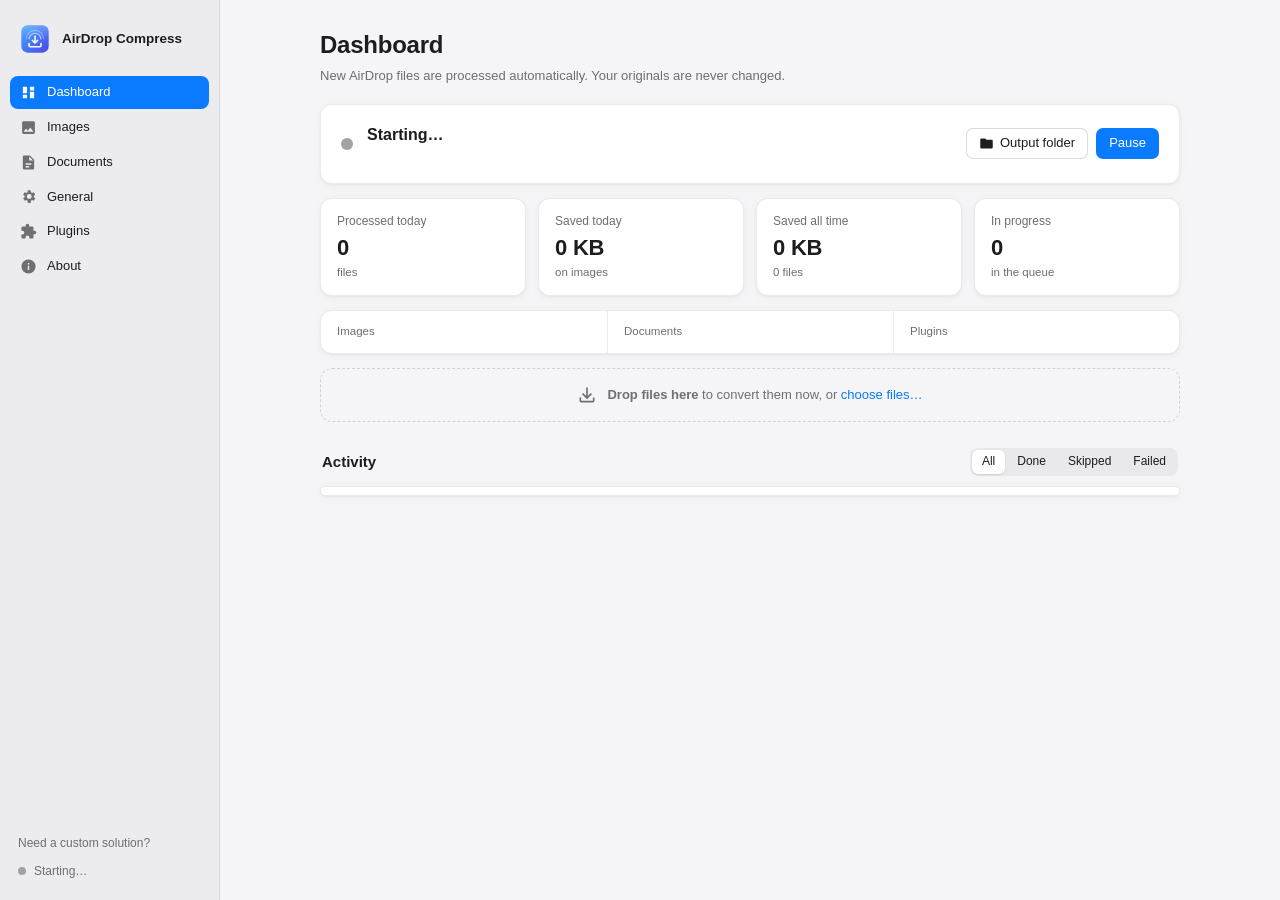
<file: airdrop_compress/ui/web/index.html>
<!doctype html>
<html lang="en">
<head>
<meta charset="utf-8">
<meta name="viewport" content="width=device-width, initial-scale=1">
<!-- CSP: 'unsafe-eval' is required by pywebview's JS bridge (it builds API stubs with new Function). -->
<meta http-equiv="Content-Security-Policy" content="default-src 'self'; script-src 'self' 'unsafe-eval'; style-src 'self' 'unsafe-inline'; img-src 'self' data:; connect-src 'self'; object-src 'none'; base-uri 'none'; form-action 'none'">
<title>AirDrop Compress</title>
<link rel="stylesheet" href="styles.css">
</head>
<body>
<div class="shell">
  <!-- ============================== Sidebar ============================== -->
  <nav class="sidebar" aria-label="Sections">
    <div class="brand">
      <img src="icon.svg" alt="" class="brand-icon">
      <div>
        <div class="brand-name">AirDrop Compress</div>
        <div class="brand-version" id="brand-version"></div>
      </div>
    </div>
    <a class="nav-item active" data-page="dashboard" href="#dashboard">
      <svg viewBox="0 0 24 24"><path d="M4 13h6V4H4zm0 7h6v-5H4zm10 0h6v-9h-6zm0-16v5h6V4z"/></svg>Dashboard</a>
    <a class="nav-item" data-page="images" href="#images">
      <svg viewBox="0 0 24 24"><path d="M21 19V5a2 2 0 0 0-2-2H5a2 2 0 0 0-2 2v14a2 2 0 0 0 2 2h14a2 2 0 0 0 2-2M8.5 13.5l2.5 3 3.5-4.5 4.5 6H5z"/></svg>Images</a>
    <a class="nav-item" data-page="documents" href="#documents">
      <svg viewBox="0 0 24 24"><path d="M14 2H6a2 2 0 0 0-2 2v16a2 2 0 0 0 2 2h12a2 2 0 0 0 2-2V8zm-1 7V3.5L18.5 9zM8 13h8v2H8zm0 4h5v2H8z"/></svg>Documents</a>
    <a class="nav-item" data-page="general" href="#general">
      <svg viewBox="0 0 24 24"><path d="M19.4 13a7.5 7.5 0 0 0 0-2l2.1-1.6-2-3.5-2.5 1a7.6 7.6 0 0 0-1.7-1L15 3h-4l-.4 2.9a7.6 7.6 0 0 0-1.7 1l-2.5-1-2 3.5L6.6 11a7.5 7.5 0 0 0 0 2l-2.1 1.6 2 3.5 2.5-1c.5.4 1.1.7 1.7 1L11 21h4l.4-2.9c.6-.3 1.2-.6 1.7-1l2.5 1 2-3.5zM13 15.5a3.5 3.5 0 1 1 0-7 3.5 3.5 0 0 1 0 7"/></svg>General</a>
    <a class="nav-item" data-page="plugins" href="#plugins">
      <svg viewBox="0 0 24 24"><path d="M20.5 11H19V7a2 2 0 0 0-2-2h-4V3.5a2.5 2.5 0 0 0-5 0V5H4a2 2 0 0 0-2 2v3.8h1.5a2.7 2.7 0 0 1 0 5.4H2V20a2 2 0 0 0 2 2h3.8v-1.5a2.7 2.7 0 0 1 5.4 0V22H17a2 2 0 0 0 2-2v-4h1.5a2.5 2.5 0 0 0 0-5"/></svg>Plugins<span class="nav-badge" id="plugins-badge" hidden></span></a>
    <a class="nav-item" data-page="about" href="#about">
      <svg viewBox="0 0 24 24"><path d="M12 2a10 10 0 1 0 0 20 10 10 0 0 0 0-20m1 15h-2v-6h2zm0-8h-2V7h2z"/></svg>About<span class="nav-badge accent" id="update-badge" hidden>1</span></a>
    <div class="sidebar-foot">
      <button class="custom-link" data-goto="about" data-scroll="build-with-us">Need a custom solution?</button>
      <div class="status-mini" id="status-mini"><span class="dot"></span><span class="label">Starting…</span></div>
    </div>
  </nav>

  <main class="content" id="content">
    <div id="banners"></div>

    <!-- ============================ Dashboard ============================ -->
    <section class="page active" id="page-dashboard">
      <header class="page-head">
        <div>
          <h1>Dashboard</h1>
          <p class="subtitle">New AirDrop files are processed automatically. Your originals are never changed.</p>
        </div>
      </header>

      <div class="card hero" id="hero">
        <div class="hero-status">
          <span class="pulse" id="hero-dot"></span>
          <div>
            <div class="hero-title" id="hero-title">Starting…</div>
            <button class="path-link" id="hero-folder" data-open="watch" title="Open the AirDrop folder"></button>
          </div>
        </div>
        <div class="hero-actions">
          <button class="btn" data-open="output">
            <svg viewBox="0 0 24 24"><path d="M10 4H4a2 2 0 0 0-2 2v12a2 2 0 0 0 2 2h16a2 2 0 0 0 2-2V8a2 2 0 0 0-2-2h-8z"/></svg>Output folder</button>
          <button class="btn primary" id="toggle-pause">Pause</button>
        </div>
      </div>

      <div class="stats">
        <div class="stat"><div class="stat-label">Processed today</div><div class="stat-value" id="stat-today">0</div><div class="stat-sub" id="stat-today-sub">files</div></div>
        <div class="stat"><div class="stat-label">Saved today</div><div class="stat-value" id="stat-saved">0 KB</div><div class="stat-sub" id="stat-saved-sub">on images</div></div>
        <div class="stat"><div class="stat-label">Saved all time</div><div class="stat-value" id="stat-total">0 KB</div><div class="stat-sub" id="stat-total-sub">0 files</div></div>
        <div class="stat"><div class="stat-label">In progress</div><div class="stat-value" id="stat-busy">0</div><div class="stat-sub">in the queue</div></div>
      </div>

      <div class="card summary">
        <div class="summary-item" data-goto="images"><span class="summary-k">Images</span><span class="summary-v" id="sum-images"></span></div>
        <div class="summary-item" data-goto="documents"><span class="summary-k">Documents</span><span class="summary-v" id="sum-docs"></span></div>
        <div class="summary-item" data-goto="plugins"><span class="summary-k">Plugins</span><span class="summary-v" id="sum-plugins"></span></div>
      </div>

      <div class="dropzone" id="dropzone">
        <svg viewBox="0 0 24 24"><path d="M19 15v4H5v-4H3v4a2 2 0 0 0 2 2h14a2 2 0 0 0 2-2v-4zM11 3v10.2L7.4 9.6 6 11l6 6 6-6-1.4-1.4-3.6 3.6V3z"/></svg>
        <div><strong>Drop files here</strong> to convert them now, or <button class="link" id="choose-files">choose files…</button></div>
      </div>

      <div class="section-head">
        <h2>Activity</h2>
        <div class="segmented small" id="activity-filter" role="tablist">
          <button data-value="all" class="on">All</button><button data-value="done">Done</button><button data-value="skipped">Skipped</button><button data-value="failed">Failed</button>
        </div>
      </div>
      <div class="card list" id="activity"></div>
    </section>

    <!-- ============================== Images ============================== -->
    <section class="page" id="page-images">
      <header class="page-head">
        <div>
          <h1>Images</h1>
          <p class="subtitle">HEIC, JPEG, PNG, TIFF, GIF, BMP, WebP and AVIF photos are converted for the web.</p>
        </div>
        <label class="switch big" title="Convert images"><input type="checkbox" data-setting="images.enabled"><span></span></label>
      </header>
      <div class="pill-summary" id="images-summary"></div>

      <div class="card">
        <h3>Output format</h3>
        <div class="segmented formats" data-setting="images.format">
          <button data-value="auto"><b>Auto</b><small>smallest of all</small></button>
          <button data-value="webp"><b>WebP</b><small>recommended</small></button>
          <button data-value="avif"><b>AVIF</b><small>smallest photos</small></button>
          <button data-value="jpeg"><b>JPEG</b><small>works everywhere</small></button>
        </div>
        <div class="format-help" id="format-help"></div>
      </div>

      <div class="card">
        <h3>Quality &amp; compression</h3>
        <div class="row" data-show-format="webp">
          <div class="row-text"><div class="row-title">WebP quality</div><div class="row-hint">75–85 looks identical to the original for photos.</div></div>
          <div class="slider"><input type="range" min="1" max="100" data-setting="images.webp_quality"><output></output></div>
        </div>
        <div class="row" data-show-format="avif">
          <div class="row-text"><div class="row-title">AVIF quality</div><div class="row-hint">AVIF looks good at lower numbers: 50–65 matches WebP 80.</div></div>
          <div class="slider"><input type="range" min="1" max="100" data-setting="images.avif_quality"><output></output></div>
        </div>
        <div class="row" data-show-format="jpeg">
          <div class="row-text"><div class="row-title">JPEG quality</div><div class="row-hint">80–85 is the usual sweet spot. 90+ keeps full colour detail.</div></div>
          <div class="slider"><input type="range" min="1" max="100" data-setting="images.jpeg_quality"><output></output></div>
        </div>
        <div class="row">
          <div class="row-text"><div class="row-title">Compression effort</div><div class="row-hint" id="effort-hint"></div></div>
          <div class="segmented small" data-setting="images.effort">
            <button data-value="fast">Fast</button><button data-value="balanced">Balanced</button><button data-value="best">Smallest</button>
          </div>
        </div>
        <div class="row" data-show-format="webp">
          <div class="row-text"><div class="row-title">Lossless for PNG graphics</div><div class="row-hint">Pixel-perfect WebP for screenshots, logos and text. Photos stay lossy.</div></div>
          <label class="switch"><input type="checkbox" data-setting="images.png_lossless"><span></span></label>
        </div>
        <div class="row" data-show-format="jpeg">
          <div class="row-text"><div class="row-title">Progressive JPEG</div><div class="row-hint">Loads as a blurry preview first, then sharpens - Google recommends it.</div></div>
          <label class="switch"><input type="checkbox" data-setting="images.jpeg_progressive"><span></span></label>
        </div>
      </div>

      <div class="card">
        <h3>File size</h3>
        <div class="row">
          <div class="row-text"><div class="row-title">Target file size</div><div class="row-hint">Lowers quality (never below 30), then shrinks the image until it fits. Slower.</div></div>
          <div class="inline">
            <label class="switch"><input type="checkbox" id="target-toggle"><span></span></label>
            <div class="input-unit" id="target-wrap"><input type="number" min="1" max="100000" step="10" id="target-size"><span>KB</span></div>
          </div>
        </div>
        <div class="row" id="target-presets-row">
          <div class="row-text"><div class="row-hint">Common targets: under 100 KB for thumbnails, 200 KB for blog images, 500 KB for hero images.</div></div>
          <div class="chips" id="target-presets"><button data-kb="100">100 KB</button><button data-kb="200">200 KB</button><button data-kb="500">500 KB</button><button data-kb="1000">1 MB</button></div>
        </div>
        <div class="row">
          <div class="row-text"><div class="row-title">Skip if the result is larger</div><div class="row-hint">For JPEG/PNG/WebP originals that are already well compressed. HEIC is always converted.</div></div>
          <label class="switch"><input type="checkbox" data-setting="images.skip_if_larger"><span></span></label>
        </div>
      </div>

      <div class="card">
        <h3>Dimensions</h3>
        <div class="row">
          <div class="row-text"><div class="row-title">Maximum size</div><div class="row-hint">Longest edge. A 48 MP iPhone photo is 8064 px - far more than any screen needs.</div></div>
          <select data-setting="images.max_dimension" data-type="int">
            <option value="0">Original size</option><option value="3840">3840 px (4K)</option><option value="2560">2560 px</option>
            <option value="1920">1920 px (Full HD)</option><option value="1600">1600 px</option><option value="1280">1280 px</option>
            <option value="1024">1024 px</option><option value="800">800 px</option>
          </select>
        </div>
        <div class="row column">
          <div class="row-text"><div class="row-title">Responsive sizes</div><div class="row-hint">Also saves smaller copies (e.g. <code>photo-800w.webp</code>) for <code>srcset</code>, so phones download less.</div></div>
          <div class="chips multi" id="responsive-widths">
            <button data-w="320">320w</button><button data-w="480">480w</button><button data-w="640">640w</button><button data-w="800">800w</button>
            <button data-w="1024">1024w</button><button data-w="1280">1280w</button><button data-w="1600">1600w</button><button data-w="1920">1920w</button>
          </div>
        </div>
      </div>

      <div class="card">
        <h3>Metadata &amp; colour</h3>
        <div class="row">
          <div class="row-text"><div class="row-title">Photo details (EXIF)</div><div class="row-hint">Date, camera and location. Removing them saves a few KB and protects your privacy.</div></div>
          <div class="segmented small" data-setting="images.metadata">
            <button data-value="keep">Keep all</button><button data-value="no_location">Remove location</button><button data-value="strip">Remove all</button>
          </div>
        </div>
        <div class="row">
          <div class="row-text"><div class="row-title">Colour</div><div class="row-hint">iPhones shoot in Display P3. Converting to sRGB gives the same colours on every screen and drops the profile.</div></div>
          <div class="segmented small" data-setting="images.color">
            <button data-value="keep">Keep profile</button><button data-value="srgb">Convert to sRGB</button>
          </div>
        </div>
      </div>

      <div class="card">
        <h3>SEO &amp; compatibility</h3>
        <div class="row">
          <div class="row-text"><div class="row-title">SEO-friendly file names</div><div class="row-hint"><code>IMG_1286 Beach Day.HEIC</code> → <code>img-1286-beach-day.webp</code>. Rename files to describe the picture for the best results.</div></div>
          <label class="switch"><input type="checkbox" data-setting="images.seo_filenames"><span></span></label>
        </div>
        <div class="row">
          <div class="row-text"><div class="row-title">Also save a JPEG fallback</div><div class="row-hint">For <code>&lt;picture&gt;</code> fallbacks, email, and platforms that don't accept WebP or AVIF.</div></div>
          <label class="switch"><input type="checkbox" data-setting="images.jpeg_fallback"><span></span></label>
        </div>
      </div>

      <div class="card">
        <div class="card-head">
          <div><h3>Compare formats</h3><p class="row-hint">See how big one of your images would be in each format with these settings. Nothing is saved.</p></div>
          <button class="btn" id="compare-btn">Choose an image…</button>
        </div>
        <div id="compare-result"></div>
      </div>

      <div class="page-foot"><button class="btn subtle" data-reset="images">Reset image settings</button></div>
    </section>

    <!-- ============================ Documents ============================ -->
    <section class="page" id="page-documents">
      <header class="page-head">
        <div>
          <h1>Documents</h1>
          <p class="subtitle">Documents are converted to Markdown (.md) - clean, searchable plain text that opens anywhere.</p>
        </div>
        <label class="switch big" title="Convert documents"><input type="checkbox" data-setting="documents.enabled"><span></span></label>
      </header>
      <div class="card">
        <h3>Limits</h3>
        <div class="row">
          <div class="row-text"><div class="row-title">Largest document to convert</div><div class="row-hint">Very large PDFs can take minutes. Bigger files are skipped.</div></div>
          <select data-setting="documents.max_size_mb" data-type="int">
            <option value="10">10 MB</option><option value="25">25 MB</option><option value="50">50 MB</option>
            <option value="100">100 MB</option><option value="250">250 MB</option><option value="500">500 MB</option>
          </select>
        </div>
      </div>
      <div class="card">
        <h3>Supported files</h3>
        <div class="types">
          <div><div class="types-title">Office, PDF &amp; web</div><div class="chips static" id="types-documents"></div></div>
          <div><div class="types-title">Older formats (via macOS textutil)</div><div class="chips static" id="types-legacy"></div></div>
          <div><div class="types-title">Code, config, contacts &amp; calendars (kept as a code block)</div><div class="chips static" id="types-code"></div></div>
        </div>
        <p class="row-hint note">Not supported: Pages, Numbers and Keynote files, videos and audio. Scanned PDFs have no text to extract - an OCR plugin could add that.</p>
      </div>
    </section>

    <!-- ============================== General ============================= -->
    <section class="page" id="page-general">
      <header class="page-head"><div><h1>General</h1><p class="subtitle">Folders, background behaviour and housekeeping.</p></div></header>
      <div class="card">
        <h3>Folders</h3>
        <div class="row">
          <div class="row-text"><div class="row-title">AirDrop folder</div><div class="row-hint" id="watch-hint"></div></div>
          <div class="inline"><button class="btn subtle" id="watch-auto">Use automatic</button><button class="btn" id="watch-choose">Change…</button></div>
        </div>
        <div class="row">
          <div class="row-text"><div class="row-title">Output folder</div><div class="row-hint">A folder name inside the AirDrop folder, or a full path such as <code>~/Pictures/Web</code>.</div></div>
          <div class="inline"><input type="text" class="text" data-setting="general.output_folder" spellcheck="false"><button class="btn icon" data-open="output" title="Open"><svg viewBox="0 0 24 24"><path d="M14 3v2h3.6l-9.8 9.8 1.4 1.4L19 6.4V10h2V3zm5 16H5V5h7V3H5a2 2 0 0 0-2 2v14a2 2 0 0 0 2 2h14a2 2 0 0 0 2-2v-7h-2z"/></svg></button></div>
        </div>
      </div>
      <div class="card">
        <h3>Behaviour</h3>
        <div class="row">
          <div class="row-text"><div class="row-title">Only AirDrop files</div><div class="row-hint">Skip files that a browser or app downloaded (Chrome, Safari, Slack…).</div></div>
          <label class="switch"><input type="checkbox" data-setting="general.skip_web_downloads"><span></span></label>
        </div>
        <div class="row">
          <div class="row-text"><div class="row-title">Notifications</div><div class="row-hint">One notification per batch, e.g. "5 images: 12 MB → 3 MB".</div></div>
          <label class="switch"><input type="checkbox" data-setting="general.notifications"><span></span></label>
        </div>
        <div class="row">
          <div class="row-text"><div class="row-title">Open at login</div><div class="row-hint" id="login-hint">Starts quietly in the menu bar when you log in.</div></div>
          <label class="switch"><input type="checkbox" data-setting="general.launch_at_login"><span></span></label>
        </div>
        <div class="row">
          <div class="row-text"><div class="row-title">Files at the same time</div><div class="row-hint">More is faster for big batches, but uses more memory.</div></div>
          <select data-setting="general.workers" data-type="int"><option value="1">1</option><option value="2">2</option><option value="3">3</option><option value="4">4</option></select>
        </div>
        <div class="row">
          <div class="row-text"><div class="row-title">Check for updates</div><div class="row-hint">Once a day, from GitHub. Nothing else is sent.</div></div>
          <label class="switch"><input type="checkbox" data-setting="general.check_for_updates"><span></span></label>
        </div>
      </div>
      <div class="card">
        <h3>Housekeeping</h3>
        <div class="row">
          <div class="row-text"><div class="row-title">Process files already in the folder</div><div class="row-hint">Converts everything that's there now. Files converted before are skipped.</div></div>
          <button class="btn" id="scan-btn">Process now</button>
        </div>
        <div class="row">
          <div class="row-text"><div class="row-title">Conversion history</div><div class="row-hint" id="history-hint">Used to avoid converting the same file twice.</div></div>
          <button class="btn subtle" id="clear-history">Clear history…</button>
        </div>
        <div class="row">
          <div class="row-text"><div class="row-title">Reset settings</div><div class="row-hint">Restore every setting to its default. Plugins stay installed.</div></div>
          <button class="btn subtle danger-text" data-reset="all">Reset all…</button>
        </div>
      </div>
    </section>

    <!-- ============================== Plugins ============================= -->
    <section class="page" id="page-plugins">
      <header class="page-head">
        <div><h1>Plugins</h1><p class="subtitle">Add new file types and conversions. Plugins run in a sandbox and only do what you approve.</p></div>
        <div class="inline">
          <button class="btn subtle" data-open="plugins">Open folder</button>
          <button class="btn subtle" id="install-folder">Install from folder…</button>
          <button class="btn primary" id="install-zip">Install plugin…</button>
        </div>
      </header>
      <div id="plugin-list"></div>
      <div class="card info">
        <h3>How plugins are kept safe</h3>
        <ul class="ticks">
          <li>Every plugin is <b>off until you turn it on</b> and approve what it asks for.</li>
          <li>It runs in a separate, <b>sandboxed process</b>: it can read only the file it's converting and write only its own results. Your other files, this app's settings and history are off limits.</li>
          <li><b>No internet</b> and <b>no other programs</b> unless you approved those permissions.</li>
          <li>If a plugin's files change after you approved it, it's <b>switched off until you approve it again</b>.</li>
        </ul>
        <p class="row-hint">Building a plugin? Read the <button class="link" data-url="https://github.com/najathi/airdrop-compress/blob/main/docs/PLUGINS.md">plugin guide</button>.</p>
      </div>
    </section>

    <!-- =============================== About ============================== -->
    <section class="page" id="page-about">
      <div class="about-hero">
        <img src="icon.svg" alt="" class="about-icon">
        <h1>AirDrop Compress</h1>
        <p class="subtitle" id="about-version"></p>
        <div class="inline center">
          <button class="btn primary" id="check-updates">Check for updates</button>
          <button class="btn subtle" data-url="https://github.com/najathi/airdrop-compress">GitHub</button>
          <button class="btn subtle" data-url="https://github.com/najathi/airdrop-compress/issues">Report a problem</button>
        </div>
        <div id="update-result" class="update-result"></div>
      </div>
      <div class="card maker">
        <div class="maker-avatar" aria-hidden="true">N</div>
        <div class="maker-text">
          <div class="row-title">Built by <span id="author-name">Najathi</span></div>
          <div class="row-hint">AirDrop Compress is free and open source. Follow along or say hello:</div>
          <div class="maker-links" id="author-links"></div>
        </div>
      </div>
      <div class="card build" id="build-with-us">
        <div class="build-head">
          <div>
            <h2>Build an app that meets your needs</h2>
            <p class="row-hint">Need AirDrop Compress tailored to your business, connected to your systems, or something new built from scratch? Let's talk.</p>
          </div>
          <button class="btn primary" data-contact="custom">Let's build together</button>
        </div>
        <ul class="services">
          <li><b>Custom app development</b>macOS, web and automation tools</li>
          <li><b>Features &amp; integrations</b>Connect to your CMS, storage or workflow</li>
          <li><b>Automation solutions</b>Hands-off file and image pipelines</li>
          <li><b>Enterprise &amp; bulk deployment</b>Managed rollout across many Macs</li>
          <li><b>Partnerships</b>Collaborations and white-label work</li>
          <li><b>Support &amp; consulting</b>Technical help and advice</li>
        </ul>
        <div class="build-foot"><span class="row-hint">Business inquiries open an email with a short checklist - no forms, no tracking.</span>
          <button class="btn subtle" data-contact="business">Contact us</button></div>
      </div>
      <div class="card">
        <h3>Your data</h3>
        <div class="row"><div class="row-text"><div class="row-title">Settings, history &amp; plugins</div><div class="row-hint mono" id="about-support"></div></div><button class="btn subtle" data-open="support">Show</button></div>
        <div class="row"><div class="row-text"><div class="row-title">Log</div><div class="row-hint mono" id="about-log"></div></div><button class="btn subtle" data-open="logs">Show</button></div>
        <div class="row"><div class="row-text"><div class="row-title">macOS permission</div><div class="row-hint">If the app can't read your AirDrop folder, allow it under Files and Folders or Full Disk Access.</div></div><button class="btn subtle" id="open-privacy">Open Privacy settings</button></div>
      </div>
      <div class="card">
        <h3>Uninstall</h3>
        <div class="row">
          <div class="row-text"><div class="row-title">Remove AirDrop Compress</div><div class="row-hint">Removes the app, its login item, settings, history, plugins and log. Your original files and everything in the output folder stay.</div></div>
          <button class="btn danger" id="uninstall">Uninstall…</button>
        </div>
      </div>
      <p class="legal">Released under the MIT licence. Document conversion by Microsoft MarkItDown. Image codecs: libwebp, libavif, libjpeg-turbo, libheif.</p>
    </section>
  </main>
</div>

<div class="toasts" id="toasts" aria-live="polite"></div>
<div class="modal-backdrop" id="modal" hidden>
  <div class="modal" role="dialog" aria-modal="true" aria-labelledby="modal-title">
    <h2 id="modal-title"></h2>
    <div id="modal-body"></div>
    <div class="modal-actions"><button class="btn subtle" id="modal-cancel">Cancel</button><button class="btn primary" id="modal-ok">OK</button></div>
  </div>
</div>
<script src="app.js"></script>
</body>
</html>
</file>
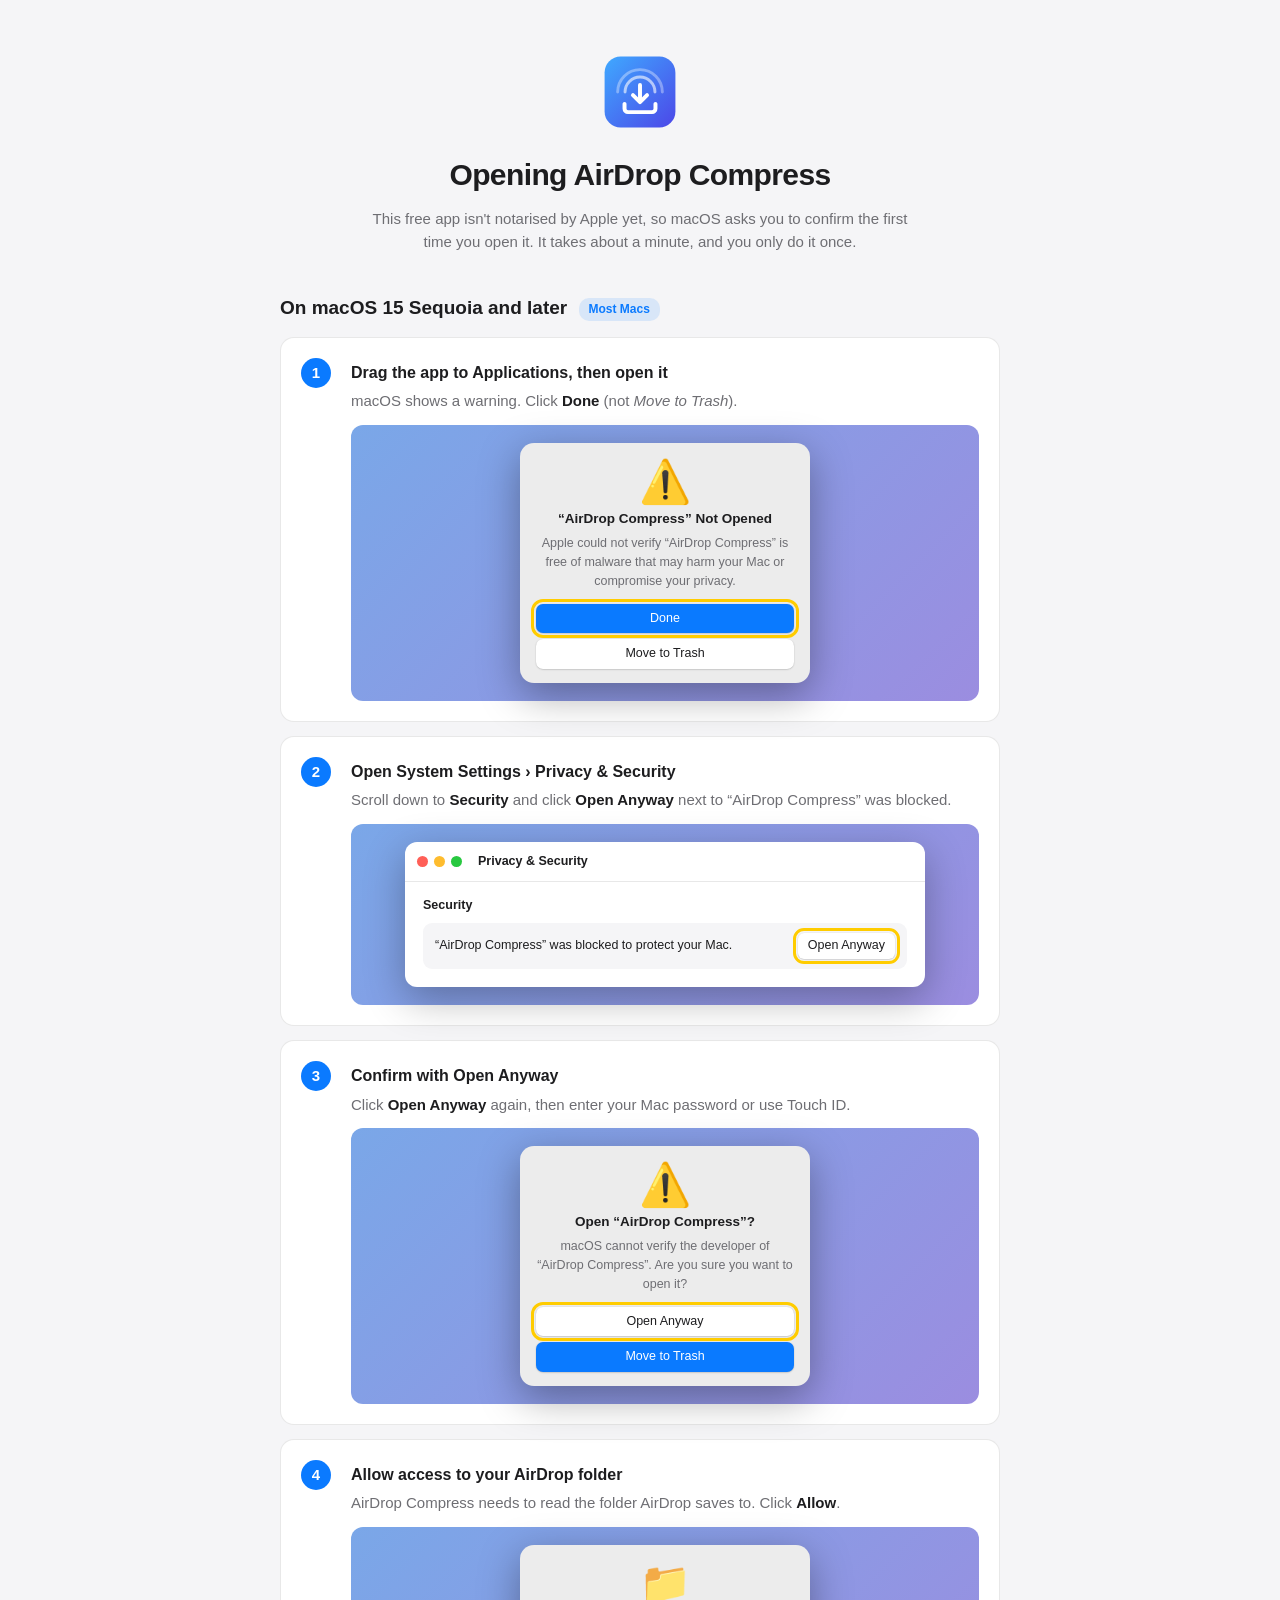
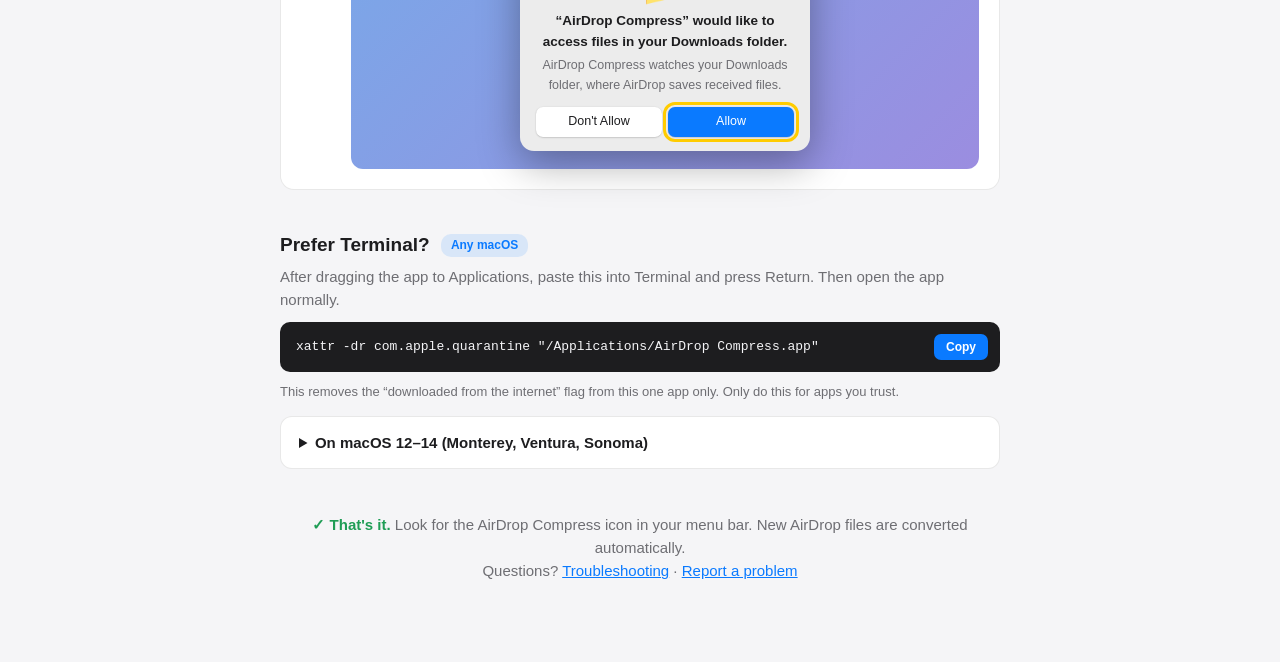
<file: packaging/How to open AirDrop Compress.html>
<!doctype html>
<html lang="en">
<head>
<meta charset="utf-8">
<meta name="viewport" content="width=device-width, initial-scale=1">
<title>Opening AirDrop Compress</title>
<style>
  :root {
    --bg: #f5f5f7; --card: #fff; --text: #1d1d1f; --muted: #6e6e73; --line: rgba(0,0,0,.09);
    --accent: #0a7aff; --accent-soft: rgba(10,122,255,.12); --dialog: #ececec; --btn: #fff; --ok: #1f9d55;
    --code-bg: #1d1d1f; --code-text: #f5f5f7;
  }
  @media (prefers-color-scheme: dark) {
    :root { --bg: #1c1c1e; --card: #2a2a2d; --text: #f5f5f7; --muted: #a1a1a6; --line: rgba(255,255,255,.1);
            --accent: #3b9bff; --accent-soft: rgba(59,155,255,.18); --dialog: #323235; --btn: #5a5a5f; --ok: #32d74b;
            --code-bg: #0f0f10; }
  }
  * { box-sizing: border-box; }
  body { margin: 0; background: var(--bg); color: var(--text);
         font: 15px/1.55 -apple-system, BlinkMacSystemFont, "SF Pro Text", "Helvetica Neue", sans-serif; }
  main { max-width: 760px; margin: 0 auto; padding: 48px 20px 64px; }
  header { text-align: center; margin-bottom: 36px; }
  header img { width: 88px; height: 88px; }
  h1 { font-size: 30px; letter-spacing: -.02em; margin: 10px 0 8px; }
  h2 { font-size: 19px; margin: 40px 0 6px; }
  .lead { color: var(--muted); max-width: 560px; margin: 0 auto; }
  .tag { display: inline-block; font-size: 12px; font-weight: 600; color: var(--accent); background: var(--accent-soft);
         border-radius: 10px; padding: 2px 10px; margin-left: 6px; vertical-align: middle; }
  .step { display: grid; grid-template-columns: 34px 1fr; gap: 16px; background: var(--card); border: 1px solid var(--line);
          border-radius: 14px; padding: 20px; margin: 14px 0; }
  .num { width: 30px; height: 30px; border-radius: 50%; background: var(--accent); color: #fff; font-weight: 700;
         display: grid; place-items: center; }
  .step h3 { margin: 3px 0 4px; font-size: 16px; }
  .step p { margin: 0 0 12px; color: var(--muted); }
  .step p b { color: var(--text); }

  /* --- pictures: drawn macOS dialogs ------------------------------------------ */
  .shot { display: flex; justify-content: center; padding: 18px; border-radius: 12px;
          background: linear-gradient(135deg, #7aa7e8, #9b8de0); }
  .dialog { width: 290px; background: var(--dialog); border-radius: 14px; padding: 18px 16px 14px; text-align: center;
            box-shadow: 0 12px 40px rgba(0,0,0,.35); font-size: 12.5px; color: var(--text); }
  .dialog img { width: 54px; height: 54px; }
  .dialog .t { font-weight: 700; font-size: 13.5px; margin: 6px 0 4px; }
  .dialog .m { color: var(--muted); margin-bottom: 12px; }
  .btns { display: flex; flex-direction: column; gap: 6px; }
  .btns.row { flex-direction: row; }
  .btns span { flex: 1; background: var(--btn); border-radius: 7px; padding: 5px; font-weight: 500;
               box-shadow: 0 .5px 1.5px rgba(0,0,0,.25); }
  .btns span.primary { background: var(--accent); color: #fff; }
  .btns span.target { outline: 3px solid #ffcc00; outline-offset: 2px; position: relative; }
  .settings { width: 100%; max-width: 520px; background: var(--card); border-radius: 12px; overflow: hidden;
              box-shadow: 0 12px 40px rgba(0,0,0,.3); font-size: 12.5px; }
  .settings .bar { display: flex; gap: 6px; align-items: center; padding: 10px 12px; border-bottom: 1px solid var(--line); }
  .settings .bar i { width: 11px; height: 11px; border-radius: 50%; background: #ff5f57; }
  .settings .bar i:nth-child(2) { background: #febc2e; } .settings .bar i:nth-child(3) { background: #28c840; }
  .settings .bar b { margin-left: 10px; }
  .settings .body { padding: 14px 18px 18px; }
  .settings .section { font-weight: 700; margin-bottom: 8px; }
  .settings .row { display: flex; justify-content: space-between; align-items: center; gap: 12px;
                   background: var(--bg); border-radius: 9px; padding: 10px 12px; }
  .settings .row span.btn { background: var(--btn); border-radius: 6px; padding: 3px 10px; white-space: nowrap;
                            box-shadow: 0 .5px 1.5px rgba(0,0,0,.25); font-weight: 500; }

  /* --- terminal ---------------------------------------------------------------- */
  .code { display: flex; align-items: center; gap: 10px; background: var(--code-bg); color: var(--code-text);
          border-radius: 10px; padding: 12px 12px 12px 16px; font: 13px ui-monospace, "SF Mono", Menlo, monospace; }
  .code code { flex: 1; overflow-x: auto; white-space: nowrap; }
  .code button { font: 600 12px -apple-system, sans-serif; color: #fff; background: var(--accent); border: 0;
                 border-radius: 7px; padding: 6px 12px; cursor: pointer; }
  .note { font-size: 13px; color: var(--muted); margin-top: 10px; }
  .done { text-align: center; margin-top: 44px; color: var(--muted); }
  .done b { color: var(--ok); }
  a { color: var(--accent); }
  details { background: var(--card); border: 1px solid var(--line); border-radius: 12px; padding: 14px 18px; margin-top: 14px; }
  summary { cursor: pointer; font-weight: 600; }
  @media (max-width: 560px) { .step { grid-template-columns: 1fr; } .shot { padding: 12px; } }
</style>
</head>
<body>
<main>
  <header>
    <img alt="" src="data:image/svg+xml,%3Csvg xmlns='http://www.w3.org/2000/svg' viewBox='0 0 1024 1024'%3E%3Cdefs%3E%3ClinearGradient id='b' x1='0' y1='0' x2='1' y2='1'%3E%3Cstop offset='0' stop-color='%233fa9ff'/%3E%3Cstop offset='1' stop-color='%234c47e8'/%3E%3C/linearGradient%3E%3C/defs%3E%3Crect x='100' y='100' width='824' height='824' rx='186' fill='url(%23b)'/%3E%3Cpath d='M252 512a260 260 0 0 1 520 0' fill='none' stroke='%23fff' stroke-opacity='.35' stroke-width='34' stroke-linecap='round'/%3E%3Cpath d='M338 512a174 174 0 0 1 348 0' fill='none' stroke='%23fff' stroke-opacity='.6' stroke-width='34' stroke-linecap='round'/%3E%3Cpath d='M512 430v190' stroke='%23fff' stroke-width='46' stroke-linecap='round'/%3E%3Cpath d='M430 548l82 82 82-82' fill='none' stroke='%23fff' stroke-width='46' stroke-linecap='round' stroke-linejoin='round'/%3E%3Cpath d='M332 650v56a40 40 0 0 0 40 40h280a40 40 0 0 0 40-40v-56' fill='none' stroke='%23fff' stroke-width='46' stroke-linecap='round' stroke-linejoin='round'/%3E%3C/svg%3E">
    <h1>Opening AirDrop Compress</h1>
    <p class="lead">This free app isn't notarised by Apple yet, so macOS asks you to confirm the first time you open it.
      It takes about a minute, and you only do it once.</p>
  </header>

  <h2>On macOS 15 Sequoia and later <span class="tag">Most Macs</span></h2>

  <div class="step">
    <div class="num">1</div>
    <div>
      <h3>Drag the app to Applications, then open it</h3>
      <p>macOS shows a warning. Click <b>Done</b> (not <i>Move to Trash</i>).</p>
      <div class="shot">
        <div class="dialog">
          <div style="font-size:42px;line-height:1">⚠️</div>
          <div class="t">“AirDrop Compress” Not Opened</div>
          <div class="m">Apple could not verify “AirDrop Compress” is free of malware that may harm your Mac or compromise your privacy.</div>
          <div class="btns"><span class="primary target">Done</span><span>Move to Trash</span></div>
        </div>
      </div>
    </div>
  </div>

  <div class="step">
    <div class="num">2</div>
    <div>
      <h3>Open System Settings › Privacy &amp; Security</h3>
      <p>Scroll down to <b>Security</b> and click <b>Open Anyway</b> next to “AirDrop Compress” was blocked.</p>
      <div class="shot">
        <div class="settings">
          <div class="bar"><i></i><i></i><i></i><b>Privacy &amp; Security</b></div>
          <div class="body">
            <div class="section">Security</div>
            <div class="row"><span>“AirDrop Compress” was blocked to protect your Mac.</span><span class="btn target" style="outline:3px solid #ffcc00;outline-offset:2px">Open Anyway</span></div>
          </div>
        </div>
      </div>
    </div>
  </div>

  <div class="step">
    <div class="num">3</div>
    <div>
      <h3>Confirm with Open Anyway</h3>
      <p>Click <b>Open Anyway</b> again, then enter your Mac password or use Touch ID.</p>
      <div class="shot">
        <div class="dialog">
          <div style="font-size:42px;line-height:1">⚠️</div>
          <div class="t">Open “AirDrop Compress”?</div>
          <div class="m">macOS cannot verify the developer of “AirDrop Compress”. Are you sure you want to open it?</div>
          <div class="btns"><span class="target">Open Anyway</span><span class="primary">Move to Trash</span></div>
        </div>
      </div>
    </div>
  </div>

  <div class="step">
    <div class="num">4</div>
    <div>
      <h3>Allow access to your AirDrop folder</h3>
      <p>AirDrop Compress needs to read the folder AirDrop saves to. Click <b>Allow</b>.</p>
      <div class="shot">
        <div class="dialog">
          <div style="font-size:42px;line-height:1">📁</div>
          <div class="t">“AirDrop Compress” would like to access files in your Downloads folder.</div>
          <div class="m">AirDrop Compress watches your Downloads folder, where AirDrop saves received files.</div>
          <div class="btns row"><span>Don't Allow</span><span class="primary target">Allow</span></div>
        </div>
      </div>
    </div>
  </div>

  <h2>Prefer Terminal? <span class="tag">Any macOS</span></h2>
  <p style="color:var(--muted);margin:0 0 10px">After dragging the app to Applications, paste this into Terminal and press Return. Then open the app normally.</p>
  <div class="code"><code id="cmd">xattr -dr com.apple.quarantine "/Applications/AirDrop Compress.app"</code><button id="copy">Copy</button></div>
  <p class="note">This removes the “downloaded from the internet” flag from this one app only. Only do this for apps you trust.</p>

  <details>
    <summary>On macOS 12–14 (Monterey, Ventura, Sonoma)</summary>
    <p style="color:var(--muted)">In Applications, <b>right-click</b> (or Control-click) AirDrop Compress, choose <b>Open</b>, then click <b>Open</b> in the dialog.</p>
  </details>

  <p class="done"><b>✓ That's it.</b> Look for the AirDrop Compress icon in your menu bar. New AirDrop files are converted automatically.<br>
    Questions? <a href="https://github.com/najathi/airdrop-compress#troubleshooting">Troubleshooting</a> ·
    <a href="https://github.com/najathi/airdrop-compress/issues">Report a problem</a></p>
</main>
<script>
  document.getElementById("copy").addEventListener("click", async (e) => {
    const text = document.getElementById("cmd").textContent;
    try { await navigator.clipboard.writeText(text); }
    catch { const r = document.createRange(); r.selectNode(document.getElementById("cmd"));
            getSelection().removeAllRanges(); getSelection().addRange(r); document.execCommand("copy"); }
    e.target.textContent = "Copied";
    setTimeout(() => (e.target.textContent = "Copy"), 1600);
  });
</script>
</body>
</html>
</file>
<file: airdrop_compress/ui/web/styles.css>
:root {
  --bg: #f5f5f7;
  --sidebar: #ececef;
  --card: #ffffff;
  --text: #1d1d1f;
  --muted: #6e6e73;
  --faint: #a1a1a6;
  --line: rgba(0, 0, 0, .08);
  --line-strong: rgba(0, 0, 0, .14);
  --accent: #0a7aff;
  --accent-soft: rgba(10, 122, 255, .12);
  --green: #1f9d55;
  --green-soft: rgba(31, 157, 85, .12);
  --orange: #c26a00;
  --orange-soft: rgba(255, 149, 0, .14);
  --red: #d70015;
  --red-soft: rgba(255, 59, 48, .12);
  --control: #e8e8ed;
  --control-on: #ffffff;
  --shadow: 0 1px 2px rgba(0, 0, 0, .04), 0 2px 8px rgba(0, 0, 0, .04);
  --radius: 12px;
  color-scheme: light;
}
@media (prefers-color-scheme: dark) {
  :root {
    --bg: #1c1c1e;
    --sidebar: #232326;
    --card: #2a2a2d;
    --text: #f5f5f7;
    --muted: #a1a1a6;
    --faint: #6e6e73;
    --line: rgba(255, 255, 255, .08);
    --line-strong: rgba(255, 255, 255, .16);
    --accent: #3b9bff;
    --accent-soft: rgba(59, 155, 255, .18);
    --green: #32d74b;
    --green-soft: rgba(50, 215, 75, .15);
    --orange: #ffb340;
    --orange-soft: rgba(255, 159, 10, .16);
    --red: #ff6961;
    --red-soft: rgba(255, 69, 58, .16);
    --control: #3a3a3d;
    --control-on: #5a5a5f;
    --shadow: none;
    color-scheme: dark;
  }
}

* { box-sizing: border-box; }
html, body { margin: 0; height: 100%; }
body {
  font: 13px/1.45 -apple-system, BlinkMacSystemFont, "SF Pro Text", "Helvetica Neue", sans-serif;
  color: var(--text);
  background: var(--bg);
  -webkit-font-smoothing: antialiased;
  -webkit-user-select: none;
  user-select: none;
  overflow: hidden;
}
input, select, textarea, code, .mono, .selectable { -webkit-user-select: text; user-select: text; }
button { font: inherit; color: inherit; }
code { font: 12px ui-monospace, "SF Mono", Menlo, monospace; background: var(--control); padding: 1px 5px; border-radius: 4px; }
svg { fill: currentColor; }
[hidden] { display: none !important; }

/* ------------------------------------------------------------------ layout */
.shell { display: grid; grid-template-columns: 220px 1fr; height: 100vh; }
.sidebar {
  background: var(--sidebar);
  border-right: 1px solid var(--line);
  padding: 18px 10px 12px;
  display: flex; flex-direction: column; gap: 2px;
}
.brand { display: flex; align-items: center; gap: 10px; padding: 4px 8px 18px; }
.brand-icon { width: 34px; height: 34px; }
.brand-name { font-weight: 600; font-size: 13.5px; }
.brand-version { color: var(--muted); font-size: 11px; }
.nav-item {
  display: flex; align-items: center; gap: 10px;
  padding: 7px 10px; border-radius: 8px;
  color: var(--text); text-decoration: none; font-weight: 500;
}
.nav-item svg { width: 17px; height: 17px; color: var(--muted); flex: none; }
.nav-item:hover { background: var(--line); }
.nav-item.active { background: var(--accent); color: #fff; }
.nav-item.active svg { color: #fff; }
.nav-badge { margin-left: auto; background: var(--control); color: var(--muted); border-radius: 10px; padding: 0 7px; font-size: 11px; font-weight: 600; }
.nav-badge.accent { background: var(--red); color: #fff; }
.nav-item.active .nav-badge { background: rgba(255, 255, 255, .25); color: #fff; }
.sidebar-foot { margin-top: auto; padding: 8px; }
.status-mini { display: flex; align-items: center; gap: 8px; color: var(--muted); font-size: 12px; }

.content { overflow-y: auto; padding: 28px 36px 48px; scroll-behavior: smooth; }
.page { display: none; max-width: 860px; margin: 0 auto; animation: fade .18s ease; }
.page.active { display: block; }
@keyframes fade { from { opacity: 0; transform: translateY(4px); } to { opacity: 1; transform: none; } }

.page-head { display: flex; align-items: flex-start; justify-content: space-between; gap: 16px; margin-bottom: 18px; }
.page-head > .inline { flex-wrap: nowrap; flex: none; }
h1 { font-size: 24px; font-weight: 700; letter-spacing: -.01em; margin: 0 0 4px; }
h2 { font-size: 15px; font-weight: 600; margin: 0; }
h3 { font-size: 13px; font-weight: 600; margin: 0 0 6px; }
.subtitle { color: var(--muted); margin: 0; }
.section-head { display: flex; align-items: center; justify-content: space-between; margin: 26px 2px 10px; }
.page-foot { margin-top: 18px; display: flex; justify-content: flex-end; }

/* ------------------------------------------------------------------- cards */
.card {
  background: var(--card); border: 1px solid var(--line); border-radius: var(--radius);
  box-shadow: var(--shadow); padding: 16px 18px; margin-bottom: 14px;
}
.card-head { display: flex; justify-content: space-between; align-items: flex-start; gap: 16px; }
.card.info { background: transparent; box-shadow: none; }
.row { display: flex; align-items: center; justify-content: space-between; gap: 20px; padding: 12px 0; border-top: 1px solid var(--line); }
h3 + .row, .card > .row:first-child { border-top: 0; }
.row.column { flex-direction: column; align-items: stretch; gap: 10px; }
.row-text { min-width: 0; flex: 1; }
.row-title { font-weight: 500; }
.row-hint { color: var(--muted); font-size: 12px; margin-top: 2px; }
.row-hint.note { margin-top: 14px; }
.inline { display: flex; align-items: center; gap: 8px; flex-wrap: wrap; }
.inline.center { justify-content: center; }

/* ----------------------------------------------------------------- controls */
.btn {
  display: inline-flex; align-items: center; gap: 6px;
  background: var(--card); border: 1px solid var(--line-strong); border-radius: 7px;
  padding: 5px 12px; font-weight: 500; cursor: default; white-space: nowrap;
}
.btn svg { width: 15px; height: 15px; }
.btn:hover { background: var(--control); }
.btn:active { transform: scale(.98); }
.btn.primary { background: var(--accent); border-color: transparent; color: #fff; }
.btn.primary:hover { filter: brightness(1.08); }
.btn.subtle { background: var(--control); border-color: transparent; }
.btn.subtle:hover { filter: brightness(.97); }
.btn.danger { background: var(--red); color: #fff; border-color: transparent; }
.btn.danger-text { color: var(--red); }
.btn.icon { padding: 5px 7px; }
.btn[disabled] { opacity: .5; pointer-events: none; }
.btn.busy { pointer-events: none; opacity: .7; }
.btn.busy::before { content: ""; width: 11px; height: 11px; border: 2px solid currentColor; border-right-color: transparent; border-radius: 50%; animation: spin .7s linear infinite; }
.link { background: none; border: 0; padding: 0; color: var(--accent); cursor: pointer; font-weight: 500; }
.link:hover { text-decoration: underline; }
.path-link { background: none; border: 0; padding: 0; color: var(--muted); font: 12px ui-monospace, "SF Mono", Menlo, monospace; cursor: pointer; text-align: left; }
.path-link:hover { color: var(--accent); }

.switch { position: relative; display: inline-block; width: 38px; height: 22px; flex: none; }
.switch.big { width: 46px; height: 26px; }
.switch input { opacity: 0; width: 0; height: 0; position: absolute; }
.switch span { position: absolute; inset: 0; background: var(--control); border-radius: 22px; transition: background .2s; }
.switch span::before {
  content: ""; position: absolute; width: 18px; height: 18px; left: 2px; top: 2px;
  background: #fff; border-radius: 50%; box-shadow: 0 1px 3px rgba(0, 0, 0, .25); transition: transform .2s;
}
.switch.big span::before { width: 22px; height: 22px; }
.switch input:checked + span { background: var(--green); }
.switch input:checked + span::before { transform: translateX(16px); }
.switch.big input:checked + span::before { transform: translateX(20px); }
.switch input:focus-visible + span { outline: 3px solid var(--accent-soft); }
.switch input:disabled + span { opacity: .45; }

.segmented { display: inline-flex; background: var(--control); border-radius: 8px; padding: 2px; gap: 2px; flex-wrap: wrap; }
.segmented button { border: 0; background: transparent; border-radius: 6px; padding: 4px 12px; font-weight: 500; cursor: default; }
.segmented button.on { background: var(--control-on); box-shadow: 0 1px 2px rgba(0, 0, 0, .12); }
.segmented.small button { padding: 3px 10px; font-size: 12px; }
.segmented.formats { display: grid; grid-template-columns: repeat(4, 1fr); width: 100%; margin-top: 6px; }
.segmented.formats button { padding: 9px 6px; display: flex; flex-direction: column; align-items: center; gap: 1px; }
.segmented.formats b { font-size: 14px; }
.segmented.formats small { color: var(--muted); font-size: 11px; }

select, input.text, .input-unit input {
  font: inherit; color: var(--text); background: var(--card);
  border: 1px solid var(--line-strong); border-radius: 7px; padding: 5px 8px; min-width: 0;
}
select { padding-right: 24px; }
input.text { width: 220px; }
input:focus, select:focus { outline: 3px solid var(--accent-soft); border-color: var(--accent); }
input.invalid { border-color: var(--red); outline-color: var(--red-soft); }
.input-unit { display: inline-flex; align-items: center; gap: 6px; color: var(--muted); }
.input-unit input { width: 90px; text-align: right; }
.input-unit.disabled { opacity: .45; pointer-events: none; }

.slider { display: flex; align-items: center; gap: 10px; width: 240px; }
.slider input { flex: 1; accent-color: var(--accent); }
.slider output { width: 28px; text-align: right; font-variant-numeric: tabular-nums; font-weight: 600; }

.chips { display: flex; flex-wrap: wrap; gap: 6px; }
.chips button, .chips span {
  border: 1px solid var(--line-strong); background: var(--card); border-radius: 14px;
  padding: 3px 10px; font-size: 12px; font-weight: 500; cursor: default;
}
.chips.multi button.on, .chips button.on { background: var(--accent); border-color: var(--accent); color: #fff; }
.chips.static span { background: var(--control); border-color: transparent; font-family: ui-monospace, "SF Mono", Menlo, monospace; font-size: 11px; }

/* ---------------------------------------------------------------- dashboard */
.hero { display: flex; align-items: center; justify-content: space-between; gap: 16px; flex-wrap: wrap; padding: 18px 20px; }
.hero-status { display: flex; align-items: center; gap: 14px; min-width: 0; }
.hero-title { font-size: 16px; font-weight: 600; }
.hero-actions { display: flex; gap: 8px; }
.pulse, .dot { width: 12px; height: 12px; border-radius: 50%; background: var(--faint); flex: none; position: relative; }
.dot { width: 8px; height: 8px; }
.state-running .pulse, .state-running .dot { background: var(--green); }
.state-running .pulse::after { content: ""; position: absolute; inset: -5px; border-radius: 50%; border: 2px solid var(--green); opacity: 0; animation: ping 2.4s ease-out infinite; }
.state-paused .pulse, .state-paused .dot, .state-stopped .pulse, .state-stopped .dot { background: var(--faint); }
.state-problem .pulse, .state-problem .dot { background: var(--orange); }
.state-error .pulse, .state-error .dot { background: var(--red); }
@keyframes ping { 0% { transform: scale(.6); opacity: .7; } 80%, 100% { transform: scale(1.4); opacity: 0; } }

.stats { display: grid; grid-template-columns: repeat(4, 1fr); gap: 12px; margin-bottom: 14px; }
.stat { background: var(--card); border: 1px solid var(--line); border-radius: var(--radius); box-shadow: var(--shadow); padding: 14px 16px; }
.stat-label { color: var(--muted); font-size: 12px; font-weight: 500; }
.stat-value { font-size: 22px; font-weight: 700; letter-spacing: -.01em; margin-top: 2px; font-variant-numeric: tabular-nums; }
.stat-sub { color: var(--muted); font-size: 11.5px; }

.summary { display: grid; grid-template-columns: repeat(3, 1fr); padding: 0; overflow: hidden; }
.summary-item { padding: 12px 16px; border-left: 1px solid var(--line); cursor: default; }
.summary-item:first-child { border-left: 0; }
.summary-item:hover { background: var(--accent-soft); }
.summary-k { display: block; color: var(--muted); font-size: 11.5px; font-weight: 500; }
.summary-v { display: block; font-weight: 500; margin-top: 2px; }

.dropzone {
  display: flex; align-items: center; justify-content: center; gap: 10px;
  border: 1.5px dashed var(--line-strong); border-radius: var(--radius);
  padding: 16px; color: var(--muted); transition: all .15s;
}
.dropzone svg { width: 20px; height: 20px; }
.dropzone.over { border-color: var(--accent); background: var(--accent-soft); color: var(--accent); }

.list { padding: 4px 0; }
.item { display: grid; grid-template-columns: 34px 1fr auto; gap: 12px; align-items: center; padding: 10px 16px; border-top: 1px solid var(--line); }
.item:first-child { border-top: 0; }
.item-icon { width: 34px; height: 34px; border-radius: 9px; display: grid; place-items: center; background: var(--control); color: var(--muted); }
.item-icon svg { width: 18px; height: 18px; }
.item-icon.image { background: var(--accent-soft); color: var(--accent); }
.item-icon.document { background: var(--orange-soft); color: var(--orange); }
.item-icon.plugin { background: var(--green-soft); color: var(--green); }
.item-main { min-width: 0; }
.item-name { font-weight: 500; overflow: hidden; text-overflow: ellipsis; white-space: nowrap; }
.item-detail { color: var(--muted); font-size: 12px; overflow: hidden; text-overflow: ellipsis; white-space: nowrap; }
.item-detail .out { color: var(--accent); cursor: pointer; }
.item-detail .out:hover { text-decoration: underline; }
.item-side { text-align: right; display: flex; flex-direction: column; align-items: flex-end; gap: 3px; }
.item-time { color: var(--faint); font-size: 11px; }
.badge { display: inline-flex; align-items: center; gap: 5px; border-radius: 10px; padding: 1px 8px; font-size: 11px; font-weight: 600; background: var(--control); color: var(--muted); white-space: nowrap; }
.badge.done { background: var(--green-soft); color: var(--green); }
.badge.failed { background: var(--red-soft); color: var(--red); }
.badge.processing, .badge.queued { background: var(--accent-soft); color: var(--accent); }
.badge.processing::before { content: ""; width: 8px; height: 8px; border: 1.5px solid currentColor; border-right-color: transparent; border-radius: 50%; animation: spin .8s linear infinite; }
.badge.warn { background: var(--orange-soft); color: var(--orange); }
.saving { font-size: 12px; font-weight: 600; color: var(--green); font-variant-numeric: tabular-nums; }
.empty { padding: 34px 20px; text-align: center; color: var(--muted); }
.empty svg { width: 34px; height: 34px; color: var(--faint); margin-bottom: 6px; }
.empty strong { display: block; color: var(--text); font-size: 14px; margin-bottom: 2px; }
@keyframes spin { to { transform: rotate(360deg); } }

/* ------------------------------------------------------------------ banners */
.banner {
  max-width: 860px; margin: 0 auto 14px; display: flex; align-items: center; gap: 12px;
  padding: 11px 14px; border-radius: var(--radius); border: 1px solid transparent;
}
.banner svg { width: 20px; height: 20px; flex: none; }
.banner .banner-text { flex: 1; }
.banner b { display: block; }
.banner.warn { background: var(--orange-soft); color: var(--text); }
.banner.warn svg { color: var(--orange); }
.banner.error { background: var(--red-soft); }
.banner.error svg { color: var(--red); }
.banner.info { background: var(--accent-soft); }
.banner.info svg { color: var(--accent); }

/* ------------------------------------------------------------------- images */
.pill-summary { display: flex; flex-wrap: wrap; gap: 6px; margin: -6px 0 16px; }
.pill-summary span { background: var(--accent-soft); color: var(--accent); border-radius: 12px; padding: 2px 10px; font-size: 12px; font-weight: 500; }
.format-help { display: grid; grid-template-columns: 1fr 1fr; gap: 6px 22px; margin-top: 14px; color: var(--muted); font-size: 12.5px; }
.format-help p { margin: 0 0 6px; grid-column: 1 / -1; color: var(--text); }
.format-help .pro::before, .format-help .con::before { font-weight: 700; margin-right: 6px; }
.format-help .pro::before { content: "+"; color: var(--green); }
.format-help .con::before { content: "–"; color: var(--orange); }
.disabled-section { opacity: .45; pointer-events: none; }

.compare { width: 100%; border-collapse: collapse; margin-top: 14px; font-variant-numeric: tabular-nums; }
.compare th { text-align: left; font-weight: 500; color: var(--muted); font-size: 12px; padding: 6px 8px; border-bottom: 1px solid var(--line); }
.compare td { padding: 8px; border-bottom: 1px solid var(--line); }
.compare tr.best td { background: var(--green-soft); }
.compare tr.best td:first-child { border-radius: 8px 0 0 8px; }
.compare tr.best td:last-child { border-radius: 0 8px 8px 0; }
.compare .bar { height: 6px; border-radius: 3px; background: var(--accent); min-width: 2px; }
.compare-meta { color: var(--muted); font-size: 12px; margin-top: 10px; }

.types { display: grid; gap: 14px; }
.types-title { font-weight: 500; margin-bottom: 6px; }

/* ------------------------------------------------------------------ plugins */
.plugin { display: grid; grid-template-columns: 40px 1fr auto; gap: 14px; }
.plugin-icon { width: 40px; height: 40px; border-radius: 10px; background: var(--green-soft); color: var(--green); display: grid; place-items: center; }
.plugin-icon svg { width: 22px; height: 22px; }
.plugin-name { font-weight: 600; font-size: 14px; }
.plugin-meta { color: var(--muted); font-size: 12px; }
.plugin-desc { margin: 6px 0; }
.plugin-tags { display: flex; flex-wrap: wrap; gap: 6px; margin-top: 6px; }
.plugin-errors { color: var(--red); font-size: 12px; margin: 6px 0 0; padding-left: 18px; }
.plugin-settings { grid-column: 2 / -1; border-top: 1px solid var(--line); margin-top: 6px; }
.plugin-actions { display: flex; flex-direction: column; align-items: flex-end; gap: 8px; }
.ticks { margin: 6px 0 10px; padding-left: 20px; color: var(--muted); }
.ticks li { margin: 4px 0; }
.ticks b { color: var(--text); font-weight: 600; }
.perm-list { list-style: none; padding: 0; margin: 10px 0; }
.perm-list li { display: flex; gap: 10px; align-items: flex-start; padding: 8px 10px; border-radius: 8px; background: var(--control); margin-bottom: 6px; }
.perm-list li.allow::before { content: "✓"; color: var(--orange); font-weight: 700; }
.perm-list li.deny::before { content: "✕"; color: var(--green); font-weight: 700; }

/* -------------------------------------------------------------------- about */
.about-hero { text-align: center; padding: 18px 0 26px; }
.about-icon { width: 96px; height: 96px; margin-bottom: 8px; filter: drop-shadow(0 6px 16px rgba(0, 0, 0, .15)); }
.about-hero .inline { margin-top: 16px; }
.update-result { margin-top: 14px; color: var(--muted); }
.update-result .badge { font-size: 12px; padding: 3px 10px; }
.custom-link { display: block; background: none; border: 0; padding: 0 0 10px; color: var(--muted); font-size: 12px; text-align: left; cursor: pointer; }
.custom-link:hover { color: var(--accent); }
.maker { display: flex; gap: 14px; align-items: center; }
.maker-avatar { width: 44px; height: 44px; border-radius: 50%; flex: none; display: grid; place-items: center; color: #fff; font-weight: 700; font-size: 18px; background: linear-gradient(135deg, #3fa9ff, #4c47e8); }
.maker-text { flex: 1; min-width: 0; }
.maker-links { display: flex; flex-wrap: wrap; gap: 6px; margin-top: 8px; }
.build { background: linear-gradient(135deg, var(--accent-soft), transparent 70%), var(--card); }
.build-head { display: flex; justify-content: space-between; align-items: flex-start; gap: 16px; }
.build h2 { font-size: 16px; margin-bottom: 4px; }
.services { list-style: none; padding: 0; margin: 14px 0 6px; display: grid; grid-template-columns: repeat(3, 1fr); gap: 8px; }
.services li { background: var(--card); border: 1px solid var(--line); border-radius: 10px; padding: 10px 12px; font-size: 12px; color: var(--muted); }
.services b { display: block; color: var(--text); font-size: 12.5px; margin-bottom: 2px; }
.build-foot { display: flex; justify-content: space-between; align-items: center; gap: 12px; margin-top: 8px; }
.legal { color: var(--faint); font-size: 11.5px; text-align: center; margin-top: 18px; }
.mono { font-family: ui-monospace, "SF Mono", Menlo, monospace; font-size: 11.5px; word-break: break-all; }

/* ------------------------------------------------------------ toasts/modals */
.toasts { position: fixed; right: 18px; bottom: 18px; display: flex; flex-direction: column; gap: 8px; z-index: 20; pointer-events: none; }
.toast {
  background: var(--card); border: 1px solid var(--line); border-radius: 10px; padding: 9px 14px;
  box-shadow: 0 6px 24px rgba(0, 0, 0, .14); display: flex; align-items: center; gap: 8px; max-width: 360px;
  animation: toast-in .2s ease; pointer-events: auto;
}
.toast::before { content: ""; width: 8px; height: 8px; border-radius: 50%; background: var(--green); flex: none; }
.toast.error::before { background: var(--red); }
.toast.info::before { background: var(--accent); }
.toast.out { opacity: 0; transform: translateY(6px); transition: all .25s; }
@keyframes toast-in { from { opacity: 0; transform: translateY(8px); } }
.modal-backdrop { position: fixed; inset: 0; background: rgba(0, 0, 0, .3); display: grid; place-items: center; z-index: 30; animation: fade .15s; }
.modal { background: var(--card); border-radius: 14px; padding: 22px; width: min(460px, calc(100vw - 32px)); box-shadow: 0 20px 60px rgba(0, 0, 0, .3); }
.modal h2 { font-size: 16px; margin-bottom: 8px; }
.modal p { margin: 6px 0; color: var(--muted); }
.modal-actions { display: flex; justify-content: flex-end; gap: 8px; margin-top: 18px; }

/* --------------------------------------------------------------- responsive */
@media (max-width: 860px) {
  .stats { grid-template-columns: repeat(2, 1fr); }
  .services { grid-template-columns: repeat(2, 1fr); }
  .format-help { grid-template-columns: 1fr; }
}
@media (max-width: 760px) {
  .shell { grid-template-columns: 1fr; grid-template-rows: auto 1fr; }
  .sidebar { flex-direction: row; overflow-x: auto; padding: 8px; border-right: 0; border-bottom: 1px solid var(--line); gap: 4px; }
  .brand, .sidebar-foot { display: none; }
  .nav-item { flex: none; padding: 6px 10px; }
  .content { padding: 20px 16px 40px; }
  .page-head { flex-direction: column; }
  .row { flex-direction: column; align-items: flex-start; gap: 10px; }
  .row:has(> .switch) { flex-direction: row; align-items: center; }
  .slider { width: 100%; }
  .summary { grid-template-columns: 1fr; }
  .summary-item { border-left: 0; border-top: 1px solid var(--line); }
  .segmented.formats { grid-template-columns: repeat(2, 1fr); }
  .plugin { grid-template-columns: 1fr; }
  .plugin-icon { display: none; }
  .plugin-actions { flex-direction: row; align-items: center; }
  .services { grid-template-columns: 1fr; }
  .build-head, .build-foot { flex-direction: column; align-items: flex-start; }
}
</file>
